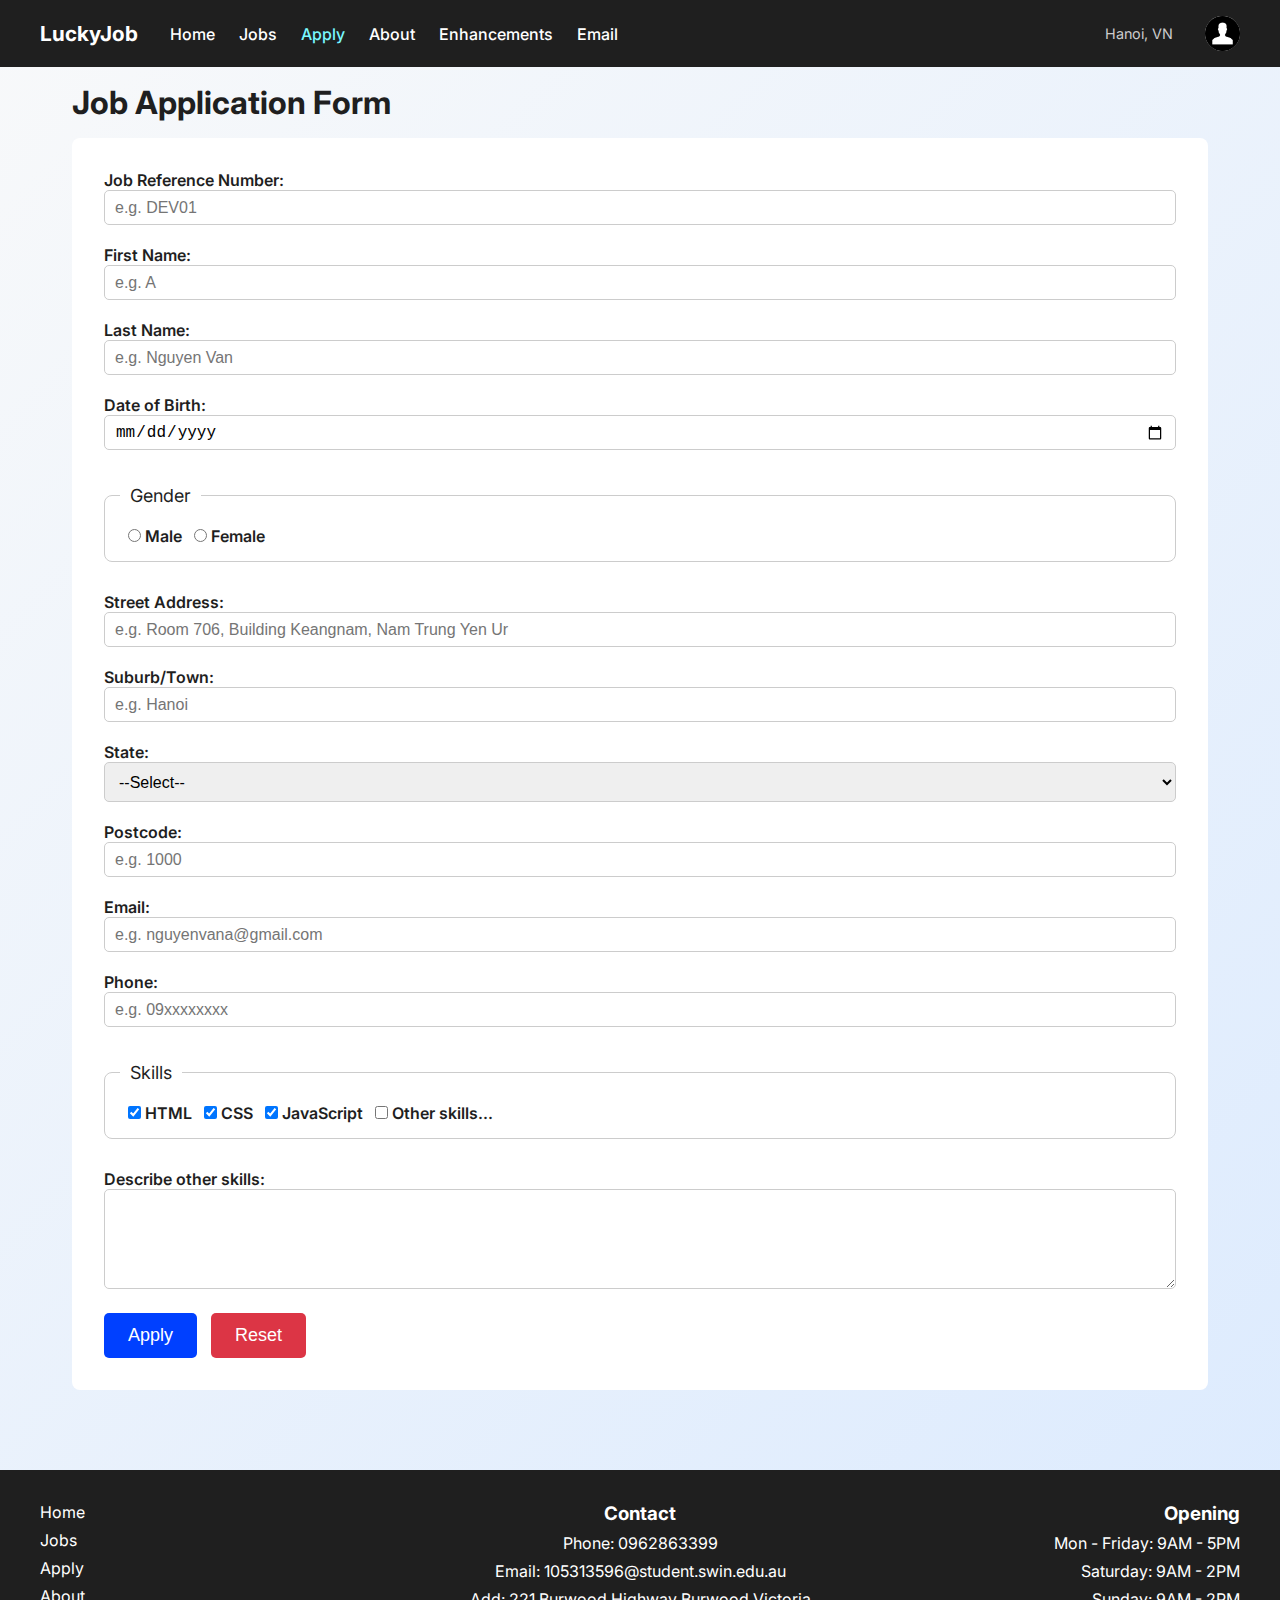
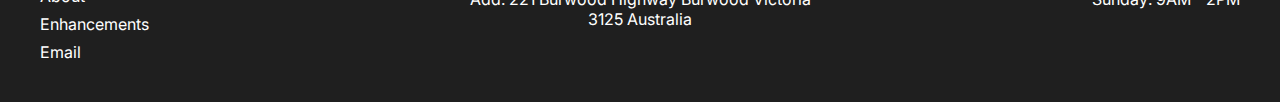
<file: apply.html>
<!DOCTYPE html>
<html lang="en">
<head>
  <meta charset="UTF-8" />
  <title>LuckyJob - Apply</title>
  <link rel="stylesheet" href="./styles/style.css" />
</head>
<body>

  <!-- HEADER & NAV -->
  <header>
    <div class="navbar">
      <div class="navbar-left">
        <div class="logo">LuckyJob</div>
        <input type="checkbox" id="menu-toggle" />
        <nav class="navbar-menu">
          <ul>
            <li><a href="index.html">Home</a></li>
            <li><a href="jobs.html">Jobs</a></li>
            <li><a href="apply.html" class="active">Apply</a></li>
            <li><a href="about.html">About</a></li>
            <li><a href="enhancements.html">Enhancements</a></li>
            <li><a href="mailto:yourID@swin.edu.au">Email</a></li>
          </ul>
        </nav>
      </div>
      <div class="navbar-right">
        <div class="location">Hanoi, VN</div>
        <img src="/styles/images/avatar.png" class="user-avatar" alt="avatar">
        <label for="menu-toggle" class="menu-btn">&#9776; Menu</label>
      </div>
    </div>
  </header>

  <!-- MAIN CONTENT -->
  <div class="main-content" style="flex-direction: column;">
    <h1 id="applyHeader">Job Application Form</h1>
    <section class="applyForm">
      <form
        action="https://mercury.swin.edu.au/it000000/formtest.php"
        method="post"
      >
        <label for="refNo">Job Reference Number:</label><br>
        <input
          type="text"
          id="refNo"
          name="jobRef"
          pattern="[A-Za-z0-9]{5}"
          maxlength="5"
          placeholder="e.g. DEV01"
          required
        >
        <br><br>

        <label for="fname">First Name:</label><br>
        <input
          type="text"
          id="fname"
          name="firstName"
          maxlength="20"
          pattern="^[A-Za-z ]{1,20}$"
          placeholder="e.g. A"
          required
        >
        <br><br>

        <label for="lname">Last Name:</label><br>
        <input
          type="text"
          id="lname"
          name="lastName"
          maxlength="20"
          pattern="[A-Za-z\s]{1,20}"
          placeholder="e.g. Nguyen Van"
          required
        >
        <br><br>

        <label for="dob">Date of Birth:</label><br>
        <input
          type="date"
          id="dob"
          name="dob"
          placeholder="e.g. 15/08/2000"
          pattern="\\d{1,2}/\\d{1,2}/\\d{4}"
          required
        >
        <br><br>

        <fieldset>
          <legend>Gender</legend>
          <label><input type="radio" name="gender" value="Male" required> Male</label>
          <label><input type="radio" name="gender" value="Female" required> Female</label>
        </fieldset>
        <br>

        <label for="address">Street Address:</label><br>
        <input
          type="text"
          id="address"
          name="address"
          maxlength="40"
          placeholder="e.g. Room 706, Building Keangnam, Nam Trung Yen Ur"
          required
        >
        <br><br>

        <label for="suburb">Suburb/Town:</label><br>
        <input
          type="text"
          id="suburb"
          name="suburb"
          maxlength="40"
          placeholder="e.g. Hanoi"
          required
        >
        <br><br>

        <label for="state">State:</label><br>
        <select id="state" name="state" required>
          <option value="">--Select--</option>
          <option value="VIC">VIC</option>
          <option value="NSW">NSW</option>
          <option value="QLD">QLD</option>
          <option value="NT">NT</option>
          <option value="WA">WA</option>
          <option value="SA">SA</option>
          <option value="TAS">TAS</option>
          <option value="ACT">ACT</option>
        </select>
        <br><br>

        <label for="postcode">Postcode:</label><br>
        <input
          type="text"
          id="postcode"
          name="postcode"
          pattern="^[0-9]{4}$"
          placeholder="e.g. 1000"
          required
        >
        <br><br>

        <label for="email">Email:</label><br>
        <input
          type="email"
          id="email"
          name="email"
          pattern="/^[a-z0-9._%+-]+@[a-z0-9.-]+\.[a-z]{2,4}$/"
          placeholder="e.g. nguyenvana@gmail.com"
          required
        >
        <br><br>

        <label for="phone">Phone:</label><br>
        <input
          type="text"
          id="phone"
          name="phone"
          pattern="[0-9 ]{8,12}"
          placeholder="e.g. 09xxxxxxxx"
          required
        >
        <br><br>

        <fieldset>
          <legend>Skills</legend>
          <label><input type="checkbox" name="skills" value="HTML" checked> HTML</label>
          <label><input type="checkbox" name="skills" value="CSS" checked> CSS</label>
          <label><input type="checkbox" name="skills" value="JS" checked> JavaScript</label>
          <label><input type="checkbox" name="skills" value="Other"> Other skills...</label>
        </fieldset>
        <br>

        <label for="otherSkills">Describe other skills:</label><br>
        <textarea id="otherSkills" name="otherSkills" rows="4" cols="40"></textarea>
        <br><br>

        <button type="submit">Apply</button>
        <button type="reset" class="reset-btn">Reset</button>

      </form>
    </section>
  </div>

    <footer>
      <div class="footer-container">
        <div class="footer-column">
          <ul>
            <li><a href="index.html" class="active">Home</a></li>
            <li><a href="jobs.html">Jobs</a></li>
            <li><a href="apply.html">Apply</a></li>
            <li><a href="about.html">About</a></li>
            <li><a href="enhancements.html">Enhancements</a></li>
            <!-- An email link as required -->
            <li><a href="105313596@student.swin.edu.au">Email</a></li>
          </ul>
        </div>

        <div class="footer-contact">
          <h3>Contact</h3>
          <p>Phone: 0962863399</p>
          <p>Email: 105313596@student.swin.edu.au</p>
          <p>Add: 221 Burwood Highway Burwood Victoria 3125 Australia</p>
        </div>

        <div class="footer-time">
          <h3>Opening</h3>
          <p>Mon - Friday: 9AM - 5PM</p>
          <p>Saturday: 9AM - 2PM</p>
          <p>Sunday: 9AM - 2PM</p>
        </div>
      </div>
    </footer>
</body>
</html>
</file>
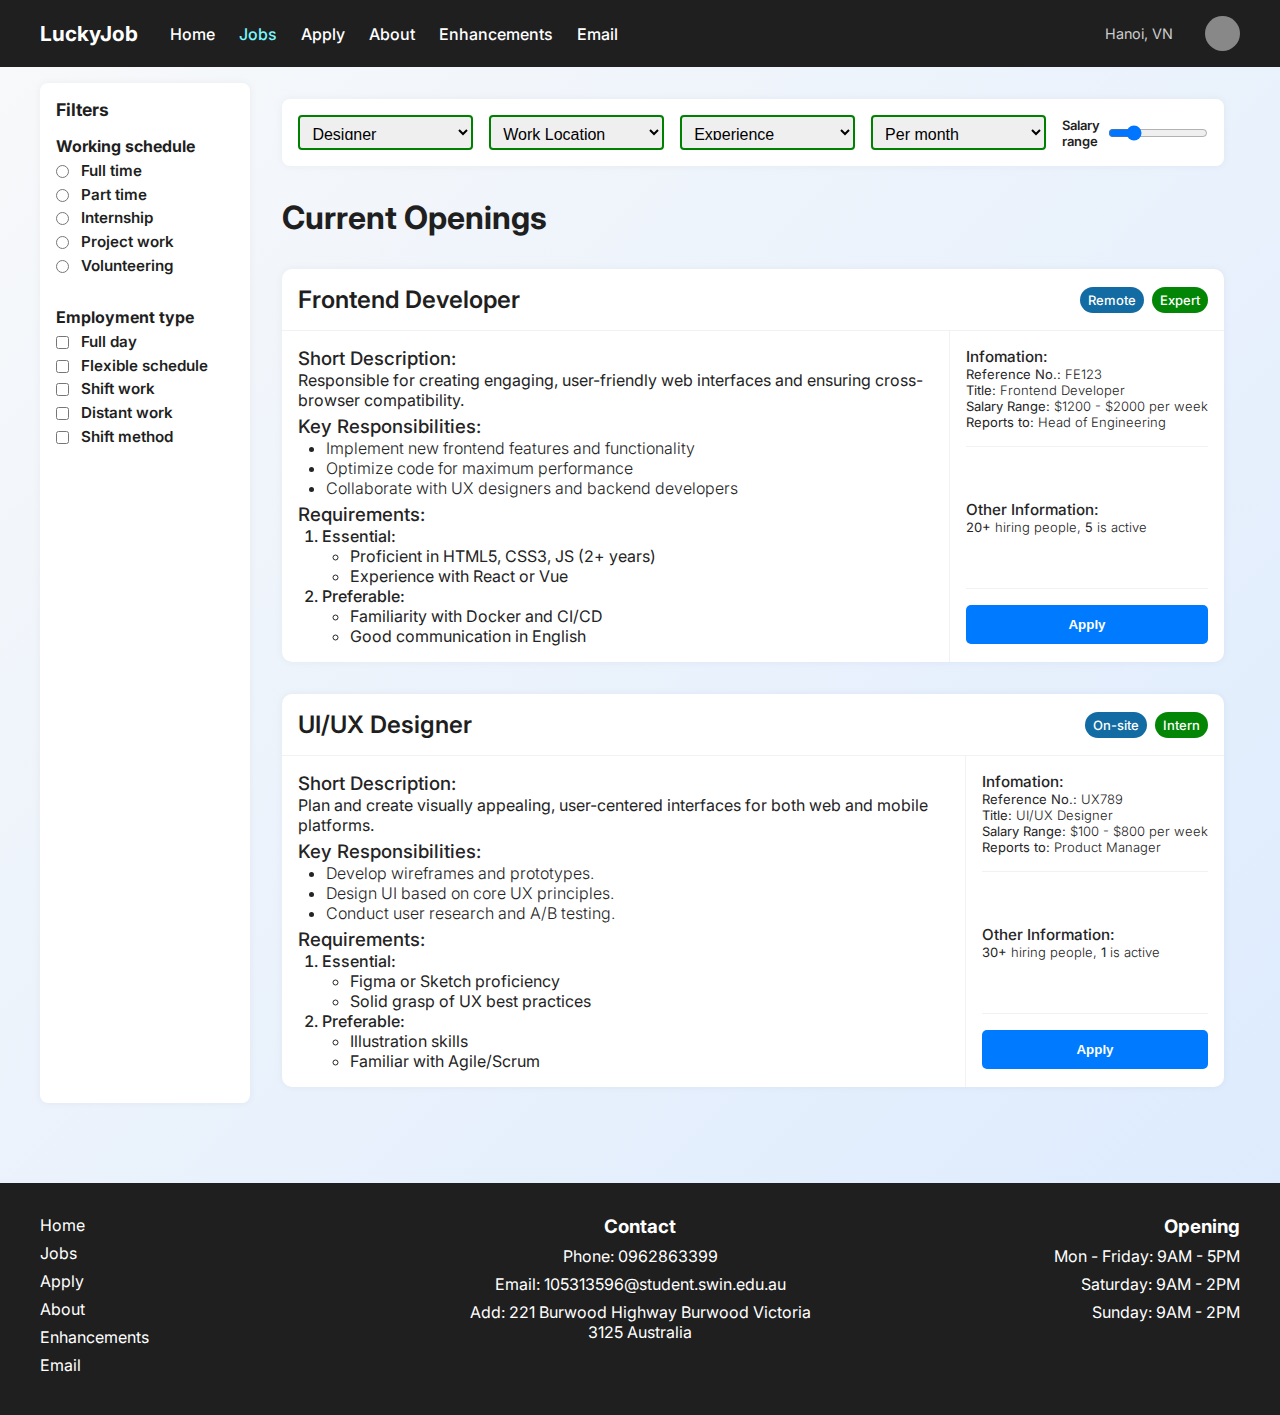
<file: jobs.html>
<!DOCTYPE html>
<html lang="en">

<head>
  <meta charset="UTF-8" />
  <title>LuckyJob - Jobs</title>
  <link rel="stylesheet" href="./styles/style.css" />
</head>

<body>

  <!-- HEADER & NAV -->
  <header>
    <div class="navbar">
      <div class="navbar-left">
        <div class="logo">LuckyJob</div>
        <input type="checkbox" id="menu-toggle" />
        <nav class="navbar-menu">
          <ul>
            <li><a href="index.html">Home</a></li>
            <li><a href="jobs.html" class="active">Jobs</a></li>
            <li><a href="apply.html">Apply</a></li>
            <li><a href="about.html">About</a></li>
            <li><a href="enhancements.html">Enhancements</a></li>
            <li><a href="mailto:yourID@swin.edu.au">Email</a></li>
          </ul>
        </nav>
      </div>
      <div class="navbar-right">
        <div class="location">Hanoi, VN</div>
        <div class="user-avatar"></div>
        <label for="menu-toggle" class="menu-btn">&#9776; Menu</label>
      </div>
    </div>
  </header>

  <!-- MAIN CONTENT -->
  <div class="main-content">

    <!-- ASIDE with extra details -->
    <aside class="sidebar">
      <h3>Filters</h3>

      <!-- Working schedule -->
      <div class="filter-group">
        <h4>Working schedule</h4>
        <label>
          <input type="radio" name="working-schedule" /> Full time
        </label>
        <label>
          <input type="radio" name="working-schedule" /> Part time
        </label>
        <label>
          <input type="radio" name="working-schedule" /> Internship
        </label>
        <label>
          <input type="radio" name="working-schedule" /> Project work
        </label>
        <label>
          <input type="radio" name="working-schedule" /> Volunteering
        </label>
      </div>

      <!-- Employment type -->
      <div class="filter-group">
        <h4>Employment type</h4>
        <label>
          <input type="checkbox" /> Full day
        </label>
        <label>
          <input type="checkbox" /> Flexible schedule
        </label>
        <label>
          <input type="checkbox" /> Shift work
        </label>
        <label>
          <input type="checkbox" /> Distant work
        </label>
        <label>
          <input type="checkbox" /> Shift method
        </label>
      </div>
    </aside>

    <!-- JOB DESCRIPTIONS -->
    <section class="content-job-area">
      <div class="filter-bar">
        <select name="position">
          <option>Designer</option>
          <option>Developer</option>
          <option>Product Manager</option>
        </select>

        <select name="location">
          <option>Work Location</option>
          <option>Remote</option>
          <option>On-site</option>
        </select>

        <select name="experience">
          <option>Experience</option>
          <option>Junior</option>
          <option>Middle</option>
          <option>Senior</option>
        </select>

        <select name="perMonth">
          <option>Per month</option>
          <option>Per hour</option>
          <option>Per day</option>
        </select>

        <div class="salary-range">
          <label for="salaryRange">Salary range</label>
          <input type="range" id="salaryRange" min="1200" max="20000" value="5000" />
        </div>
      </div>
      <h1>Current Openings</h1>

      <article>
        <div class="job-title">
          <h2 id="job-name">Frontend Developer</h2>
          <div class="short-description">
            <p id="work-type">Remote</p>
            <p id="experience">Expert</p>
          </div>
        </div>
        <div class="job-description-content">
          <div class="job-left-content">
            <div class="description">
              <h3>Short Description:</h3>
              <p>
                Responsible for creating engaging,
                user-friendly web interfaces and ensuring cross-browser compatibility.
              </p>
            </div>

            <div class="responsibilities">
              <h3>Key Responsibilities:</h3>
              <ul>
                <li>Implement new frontend features and functionality</li>
                <li>Optimize code for maximum performance</li>
                <li>Collaborate with UX designers and backend developers</li>
              </ul>
            </div>

            <div class="requirement">
              <h3>Requirements:</h3>
              <ol>
                <li>Essential:
                  <ul>
                    <li id="essential">Proficient in HTML5, CSS3, JS (2+ years)</li>
                    <li id="essential">Experience with React or Vue</li>
                  </ul>
                </li>
                <li>Preferable:
                  <ul>
                    <li id="essential">Familiarity with Docker and CI/CD</li>
                    <li id="essential">Good communication in English</li>
                  </ul>
                </li>
              </ol>
            </div>


          </div>
          <div class="job-right-content">
            <div class="info">
              <h3>Infomation:</h3>
              <p></p><strong>Reference No.:</strong> FE123</p>
              <p><strong>Title:</strong> Frontend Developer</p>
              <p><strong>Salary Range:</strong> $1200 - $2000 per week</p>
              <p><strong>Reports to:</strong> Head of Engineering</p>
            </div>
            <div class="other-info">
              <h3>Other Information:</h3>
              <p><strong>20+</strong> hiring people, <strong>5</strong> is active</p>
            </div>
            <a href="apply.html"> <button>Apply</button> </a>
          </div>
        </div>
      </article>
      <!---->

      <article>
        <div class="job-title">
          <h2 id="job-name">UI/UX Designer</h2>
          <div class="short-description">
            <p id="work-type">On-site</p>
            <p id="experience">Intern</p>
          </div>
        </div>
        <div class="job-description-content">
          <div class="job-left-content">
            <div class="description">
              <h3>Short Description:</h3>
              <p>
                Plan and create visually appealing,
                user-centered interfaces for both web and mobile platforms.
              </p>
            </div>

            <div class="responsibilities">
              <h3>Key Responsibilities:</h3>
              <ul>
                <li>Develop wireframes and prototypes.</li>
                <li>Design UI based on core UX principles.</li>
                <li>Conduct user research and A/B testing.</li>
              </ul>
            </div>

            <div class="requirement">
              <h3>Requirements:</h3>
              <ol>
                <li>Essential:
                  <ul>
                    <li id="essential">Figma or Sketch proficiency</li>
                    <li id="essential">Solid grasp of UX best practices</li>
                  </ul>
                </li>
                <li>Preferable:
                  <ul>
                    <li id="essential">Illustration skills</li>
                    <li id="essential">Familiar with Agile/Scrum</li>
                  </ul>
                </li>
              </ol>
            </div>


          </div>
          <div class="job-right-content">
            <div class="info">
              <h3>Infomation:</h3>
              <p></p><strong>Reference No.:</strong> UX789</p>
              <p><strong>Title:</strong> UI/UX Designer</p>
              <p><strong>Salary Range:</strong> $100 - $800 per week</p>
              <p><strong>Reports to:</strong> Product Manager</p>
            </div>
            <div class="other-info">
              <h3>Other Information:</h3>
              <p><strong>30+</strong> hiring people, <strong>1</strong> is active</p>
            </div>
            <a href="apply.html"> <button>Apply</button> </a>

          </div>
        </div>
      </article>
    </section>
  </div>
    <footer>
      <div class="footer-container">
        <div class="footer-column">
          <ul>
            <li><a href="index.html" class="active">Home</a></li>
            <li><a href="jobs.html">Jobs</a></li>
            <li><a href="apply.html">Apply</a></li>
            <li><a href="about.html">About</a></li>
            <li><a href="enhancements.html">Enhancements</a></li>
            <!-- An email link as required -->
            <li><a href="105313596@student.swin.edu.au">Email</a></li>
          </ul>
        </div>

        <div class="footer-contact">
          <h3>Contact</h3>
          <p>Phone: 0962863399</p>
          <p>Email: 105313596@student.swin.edu.au</p>
          <p>Add: 221 Burwood Highway Burwood Victoria 3125 Australia</p>
        </div>

        <div class="footer-time">
          <h3>Opening</h3>
          <p>Mon - Friday: 9AM - 5PM</p>
          <p>Saturday: 9AM - 2PM</p>
          <p>Sunday: 9AM - 2PM</p>
        </div>
      </div>
    </footer>
</body>

</html>
</file>
<file: styles/style.css>
@import url('https://fonts.googleapis.com/css2?family=Inter:wght@300;400;500;600;700&display=swap');

* {
  margin: 0;
  padding: 0;
  box-sizing: border-box;
}

body {
  font-family: 'Inter', sans-serif;
  background: #f7f8fa;
  color: #1F1F1F;
}

body.homepage {
  background: url("./styles/images/background.jpg") no-repeat center center fixed;
  background-size: cover;
}

/* ----- HEADER & NAV BAR ----- */
header {
  background-color: #1F1F1F;
  color: #fff;
  padding: 1rem;
}

.navbar {
  max-width: 1200px;
  margin: 0 auto;
  display: flex;
  align-items: center;
  justify-content: space-between;
}

.navbar-left {
  display: flex;
  align-items: center;
  gap: 2rem;
}

.logo {
  font-size: 1.3rem;
  font-weight: bold;
}

nav ul {
  display: flex;
  gap: 1.5rem;
  list-style-type: none;
}

nav a {
  text-decoration: none;
  color: #fff;
  font-weight: 500;
  transition: color 0.2s;
}

nav a:hover {
  color: #ddd;
}

.navbar-right {
  display: flex;
  align-items: center;
  gap: 2rem;
}

.location {
  font-size: 0.9rem;
  color: #ccc;
}

.user-avatar {
  width: 35px;
  height: 35px;
  border-radius: 50%;
  background-color: #888;
  display: inline-block;
}

/* ----- MAIN CONTENT WRAPPER ----- */
.main-content {
  max-width: 1200px;
  margin: 1rem auto 2rem;
  display: flex;
  gap: 1rem;
}

/* ----- SIDEBAR FILTERS ----- */
.sidebar {
  width: 20%;
  background: #fff;
  border-radius: 8px;
  padding: 1rem;
  box-shadow: 0 0 8px rgba(0, 0, 0, 0.05);
}

.sidebar h3 {
  margin-bottom: 1rem;
  font-size: 1.1rem;
}

.filter-group {
  margin-bottom: 2rem;
}

.filter-group label {
  display: block;
  margin: 0.3rem 0;
  font-size: 0.95rem;
  cursor: pointer;
}

.filter-group input[type="radio"],
.filter-group input[type="checkbox"] {
  margin-right: 0.5rem;
  transform: translateY(2px);
  cursor: pointer;
}

/* ----- CONTENT AREA ----- */
.content-area {
  flex: 1;
  display: flex;
  flex-direction: column;
  gap: 1rem;
}

/* Search bar + filters row */
.filter-bar {
  width: 100%;
  display: flex;
  font-size: small;
  gap: 1rem;
  background: #fff;
  border-radius: 8px;
  padding: 1rem;
  align-items: center;
  box-shadow: 0 0 8px rgba(0, 0, 0, 0.05);
}

.filter-bar select {
  padding: 0.5rem;
  border-radius: 4px;
  border: 1px solid #ddd;
  cursor: pointer;
}

.filter-bar .salary-range {
  display: flex;
  align-items: center;
  gap: 0.5rem;
}

.salary-range input[type="range"] {
  width: 100px;
}

/* Recommended jobs title + count */
.recommended-header {
  display: flex;
  align-items: center;
  justify-content: space-between;
}

.recommended-header h2 {
  font-size: 1.2rem;
  font-weight: 600;
}

.recommended-header .job-count {
  font-size: 0.9rem;
  color: #666;
}

/* Job Cards */
.job-cards {
  margin-top: 0.5rem;
  display: grid;
  grid-template-columns: repeat(auto-fill, minmax(300px, 1fr));
  gap: 1rem;
  padding-left: 1rem;
  padding-right: 1rem;
}

.job-card {
  background: #fff;
  border-radius: 10px;
  padding: 0.5rem;
  box-shadow: 0 0 8px rgba(0, 0, 0, 0.06);
  display: flex;
  flex-direction: column;
  justify-content: space-between;
  min-height: 180px;
  border: 1px solid #282828;
}

#first-job-card {
  background-color: rgb(255, 225, 203);
  padding: 1rem;
  border-radius: 10px;
  flex: auto;
}

#second-job-card {
  background-color: rgb(213, 246, 237);
  padding: 1rem;
  border-radius: 10px;
  flex: auto;
}

#third-job-card {
  background-color: rgb(225, 243, 255);
  padding: 1rem;
  border-radius: 10px;
  flex: auto;
}

#fourth-job-card {
  background-color: rgb(226, 219, 249);
  padding: 1rem;
  border-radius: 10px;
  flex: auto;
}

#fifth-job-card {
  background-color: rgb(237, 239, 245);
  padding: 1rem;
  border-radius: 10px;
  flex: auto;
}

#last-job-card {
  background-color: rgb(251, 226, 243);
  padding: 1rem;
  border-radius: 10px;
  flex: auto;
}

.company-name {
  font-size: smaller;
}

.job-card-header {
  display: flex;
  align-items: center;
  justify-content: space-between;
  margin-bottom: 0.5rem;
}

.job-card-date {
  font-size: 0.85rem;
  background-color: white;
  font-weight: 600;
  padding: 0.5rem;
  border-radius: 15px;
  font-size: small;
}

.job-card-company-logo {
  width: 24px;
  height: 24px;
  border-radius: 4px;
  background-color: #ccc;
  display: inline-block;
  text-align: center;
  line-height: 24px;
  font-size: 0.8rem;
  color: #fff;
}

.job-card-title {
  font-size: 1rem;
  font-weight: 600;
  margin-bottom: 0.5rem;
  display: flex;
  justify-content: space-between;
  align-items: center;
}

.job-card-tags {
  margin-top: 20px;
  font-size: 0.85rem;
  display: flex;
  flex-wrap: wrap;
  gap: 0.3rem;
}

.job-card-tags span {
  border: solid 1px black;
  border-radius: 20px;
  padding: 0.2rem 0.5rem;
}

.job-card-footer {
  display: flex;
  align-items: center;
  justify-content: space-between;
  margin-top: 15px;
  margin-bottom: 15px;
  padding-left: 10px;
  padding-right: 10px;
}

.job-salary {
  font-weight: 600;
  color: #333;
}

.job-location {
  font-size: 0.85rem;
  color: #1f1f1f;
  margin-top: 0.2rem;
}

.job-detail-button {
  background: #000;
  color: #fff;
  padding: 0.4rem 1rem;
  border-radius: 15px;
  text-decoration: none;
  font-size: 0.85rem;
  transition: background 0.2s;
}

.job-detail-button:hover {
  background: white;
  color: black;
  border: solid 1px black;
}

.figma-image {
  width: 30px;
  border-radius: 50px;
}

#menu-toggle {
  display: none;
}

.menu-btn {
  display: none;
  background: none;
  border: none;
  color: #fff;
  font-size: 1rem;
  cursor: pointer;
  margin-left: 1rem;
}

.navbar-menu ul {
  display: flex;
  gap: 1.5rem;
  list-style-type: none;
  transition: none;
}

input[type="text"],
input[type="email"],
input[type="tel"],
input[type="date"],
select,
textarea {
  width: 100%;
  height: 35px;
  padding: 10px;
  font-size: 16px;
  border: 1px solid #ccc;
  border-radius: 5px;
}

textarea {
  height: 100px;
}

.applyForm {
  background: #fff;
  border-radius: 8px;
  padding: 2rem;
  margin-left: 2rem;
  margin-right: 2rem;
}

button[type="submit"] {
  background: #0040ff;
  color: white;
  font-size: 18px;
  padding: 12px 24px;
  border: none;
  border-radius: 5px;
  cursor: pointer;
  transition: background 0.3s, transform 0.2s;
}

button[type="submit"]:hover {
  background: #0056b3;
  transform: scale(1.05);
}

/** Minh's Code **/
@media (max-width: 768px) {
  #section_head {
    flex-direction: column !important;
  }

  .info_member {
    flex-direction: column !important;
  }

  .info_member_extra {
    display: none;
  }
  .section_group_picture figure{
    float: none !important;
  }
}
#section_head {
  background-image: url(./images/ourgroup_backg.jpg)!important;
}
#section_head {
  display: flex;
  justify-content: space-between;
  flex-direction: row;
}

.section_left {
  display: flex;
  min-width: 40%;
  justify-content: space-between;
  flex-direction: column;
}

#group_name {
  text-align: center;
  font-size: 70px !important;
}

#our_group {
  padding: 20px;
  font-size: 30px !important;
  letter-spacing: 2px;
  text-align: center;
}

#small_des {
  display: flex;
  justify-content: space-between;
}

#member_details_container {
  padding: 20px;
}
.info_member {
  width: inherit;
  display: flex;
  box-shadow: 0px 0px 5px;
}

.info_member_picture {
  height: 100%;
}

.info_member_desc {
  flex: 1;
  border: 1px solid black;
}

.desc_details {
  height: 100%;
}

.info_member_extra {
  border: 1px solid black;
  height: 100%;
  width: 100px;
  overflow: hidden;
}

button[type="submit"]:active {
  background: #004085;
  transform: scale(0.98);
}

button[type="reset"] {
  background: #dc3545;
  color: white;
  font-size: 18px;
  padding: 12px 24px;
  border: none;
  border-radius: 5px;
  cursor: pointer;
  transition: background 0.3s, transform 0.2s;
  margin-left: 10px;
}

#applyHeader {
  margin-left: 2rem;
}

button[type="reset"]:hover {
  background: #b02a37;
  transform: scale(1.05);
}

button[type="reset"]:active {
  background: #8a1c28;
  transform: scale(0.98);
}

fieldset {
  border: 1px solid #ccc;
  border-radius: 8px;
  padding: 15px;
  margin: 10px 0;
}

legend {
  font-size: 18px;
  padding: 5px 10px;
  border-radius: 5px;
}

fieldset label {
  margin-left: 8px;
  font-size: 16px;
}

select option {
  height: 10px;
}

#state {
  height: 40px;
}

label {
  font-weight: 600;
}

nav a {
  color: white;
}

nav a.active {
  color: rgb(121, 248, 255);
}


input:valid,
select:valid {
  border: 2px solid green;
}

/* ----- RESPONSIVE ----- */
@media (max-width: 768px) {
  .main-content {
    flex-direction: column;
  }

  .sidebar {
    width: 100%;
  }

  .filter-bar {
    justify-content: space-between;
  }

  .menu-btn {
    display: inline-block;
  }

  .location {
    display: none;
  }

  .user-avatar {
    display: none;
  }

  .navbar-menu ul {
    position: absolute;
    width: 100%;
    top: 40px;
    left: 0;
    display: block;
    background: #111;
    margin-top: 1rem;
    border-radius: 0 0 8px 8px;
    max-height: 0;
    overflow: hidden;
    transition: max-height 0.3s ease;
    display: flex;
    gap: 0;
    flex-direction: column;
    align-items: center;
    z-index: 99;
  }

  #menu-toggle:checked~.navbar-menu ul {
    max-height: 100%;
  }

  .navbar-menu ul li {
    border-top: 1px solid white;
    width: 100%;
    display: flex;
    justify-content: center;
    padding: 20px;
  }

}


/*----index styles----*/
/*----index styles----*/
/*----index styles----*/
/*----index styles----*/
/*----index styles----*/
/*----index styles----*/
/*----index styles----*/
#index-welcome {
  width: 100%;
  border-radius: 8px;
  padding: 5rem;
  line-height: 30px;
  color: white;
  text-align: center;
}

.main-intro {
  background-repeat: no-repeat;
  background-size: cover;
  width: 100%;
  display: flex;
  gap: 1rem;
  aspect-ratio: auto;
  overflow: hidden;
}

#intro-logo {
  margin: auto;
  width: 270px;
  height: 150px;
  background-size: cover;
  background-repeat: no-repeat;
  animation: floatUpDown 3s ease-in-out infinite;
}

@keyframes floatUpDown {

  0%,
  100% {
    transform: translateY(0);
  }

  50% {
    transform: translateY(-20px);
    /* Logo di chuyển lên 20px */
  }
}

.narow-head {
  font-size: 40px;
  font-weight: bold;
  padding: 1rem;
}

/*---index lower cotent---*/
.lower-content {
  display: flex;
  gap: 1rem;
  text-align: center;
  flex-direction: column;
}

.Img-cover {
  display: flex;
  padding: 0.5rem;
  flex-direction: column;
  position: relative;
  overflow: hidden;
  transition: transform 0.3s
}

.Img-cover:hover {
  transform: translateY(-10px);
}

.Img-cover::before {
  content: "";
  position: absolute;
  inset: 0;
  background: linear-gradient(to bottom, transparent, #FF9800);
  transform: translateY(-100%);
  transition: transform 0.8s ease;
  opacity: 0.5;
  z-index: 1;
}

.Img-cover:hover::before {
  transform: translateY(0);
}

#index-reason {
  width: 100%;
  text-align: center;
}

#reason-box {
  display: flex;
  flex-direction: row;
  padding: 2rem;
  justify-content: space-between;
  gap: 1rem;
}

#reason-box div {
  flex: 1 1 10%;
  flex-direction: column;
  box-shadow: 0 4px 8px rgba(0, 0, 0, 0.589);
  border-radius: 10px;
  box-sizing: border-box;
  background: #2B2B2B;
  color: white;
  font-size: 12px;
}

/*--picture--*/
#partnered-picture,
#specialized-picture,
#support-picture,
#coaching-picture {
  display: flex;
  padding: 1rem;
  border-radius: 8px;
  min-height: 200px;
  width: 100%;
}

#partnered-picture {
  background-size: cover;
  background-repeat: no-repeat;
  background-position: center center;
}

#specialized-picture {
  background-size: cover;
  background-repeat: no-repeat;
  background-position: center center;
}

#support-picture {
  background-size: cover;
  background-repeat: no-repeat;
  background-position: center center;
}

#coaching-picture {
  background-size: cover;
  background-repeat: no-repeat;
  background-position: center center;
}

#index-welcome {
  transform: translateY(100%);
  opacity: 0;

  animation: slideUp 1s ease forwards;
  animation-delay: 0.5s;
}

@keyframes slideUp {
  0% {
    transform: translateY(100%);
    opacity: 0;
  }

  100% {
    transform: translateY(0);
    opacity: 1;
  }
}

.reason-hr {
  padding: 0.25rem;
}

.under-title {
  padding: 0.5rem;
  font-weight: bold;
}

/*---Scrolling top---*/
.scroll-to-top {
  position: fixed;
  bottom: 20px;
  right: 20px;
  background: black;
  color: white;
  text-decoration: none;
  font-size: 24px;
  padding: 10px 15px;
  border-radius: 50%;
}

.scroll-to-top:hover {
  background: gray;
}


@media (max-width: 768px) {
  #reason-box {
    flex-direction: column;
    padding-right: 10rem;
    padding-left: 10rem;
  }

  .filter-bar {
    flex-wrap: wrap;
  }

  #partnered-picture,
  #specialized-picture,
  #support-picture,
  #coaching-picture {
    display: flex;
    padding: 5rem;
    border-radius: 8px;
    min-height: 200px;
    max-width: 100%;
  }

  .main-intro {
    font-size: small;
  }

  .narow-head {
    font-size: 25px;
  }
}

@media (max-width: 590px) {
  #reason-box {
    flex-direction: column;
    padding-right: 1rem;
    padding-left: 1rem;
  }
}





/*--NINH'S*/
.content-job-area {
  display: flex;
  flex-direction: column;
  align-items: center;
  justify-items: center;
  padding: 1rem;
  gap: 2rem;
}

.content-job-area h1 {
  width: 100%;
}

.content-job-area article {
  width: 100%;
  border-radius: 10px;
  box-shadow: 0 0 8px rgba(0, 0, 0, 0.05);
  color: #242424;
  background-color: white;
}

.content-job-area button {
  border: none;
  color: white;
  padding: 10px 40px;
  margin: 0 auto;
  margin-top: 2px;
  margin-bottom: 2px;
  text-align: center;
  font-weight: bold;
  border-radius: 15px;
  cursor: pointer;
  clear: both;
  display: block;
}

.content-job-area ul {
  padding-left: 1.75em;
}

.content-job-area ol {
  padding-left: 1.5em;
}

.info {
  padding-bottom: 1rem;
  border-bottom: 1px outset rgba(0, 0, 0, 0.05);
}

.respo,
.require {
  margin: 8px;
  border-radius: 8px;
  padding-bottom: 4px;
}

.respo h3,
.require h3 {
  text-align: center;
  font-size: 115%;
  padding: 1px;
  border-top-left-radius: 8px;
  border-top-right-radius: 8px;
  background-color: #B3DCFA;
}

.job-title {
  width: 100%;
  display: flex;
  flex-direction: row;
  justify-content: space-between;
  color: white;
  border-top-left-radius: 10px;
  border-top-right-radius: 10px;
  padding: 1rem;
  align-items: center;
  border-bottom: 1px outset rgba(0, 0, 0, 0.05);
}

#job-name {
  font-size: x-large;
  color: #1F1F1F;
  font-weight: 600;
  display: flex;
  flex: 1;
}

#work-type {
  background-color: #126ba2;
  padding: 5px;
  padding-left: 8px;
  padding-right: 8px;
  border-radius: 25px;
  color: white;
}

#experience {
  background-color: #038605;
  padding: 5px;
  padding-left: 8px;
  padding-right: 8px;
  border-radius: 25px;
  color: white;
}

.short-description {
  display: flex;
  flex-direction: row;
  justify-content: space-between;
  gap: 8px;
  font-size: small;
  font-weight: 500;
}

.job-description-content {
  display: flex;
  flex-direction: row;
  font-weight: 300;
}

.job-left-content {
  display: flex;
  flex-direction: column;
  flex: 1;
  padding: 1rem;
  gap: 5px;
  justify-content: space-between;
  border-right: 1px outset rgba(0, 0, 0, 0.05);
}

.description p {
  font-weight: 400;
}

.job-right-content {
  font-size: small;
  padding: 1rem;
  display: flex;
  flex-direction: column;
  justify-content: space-between;
}

.other-info {
  display: flex;
  flex-direction: column;
  justify-content: center;
  flex: 1;
  border-bottom: 1px outset rgba(0, 0, 0, 0.05);
}

.job-right-content button {
  margin-top: 1rem;
  background: linear-gradient(to right, #007bff 0%, #007bff 100%);
  color: white;
  padding-top: 12px;
  padding-bottom: 12px;
  border: none;
  border-radius: 5px;
  cursor: pointer;
  transition: background-position 0.5s ease, transform 0.2s;
  width: 100%;
  background-size: 200% 100%;
}

.job-right-content button {
  color: transparent;
  position: relative;
}

.job-right-content button:hover {
  background-position: right;
  transform: scale(1.05);
  background: linear-gradient(to right, #007bff 0%, #00cc44 100%);
}

.job-right-content button::after {
  content: "Apply";
  color: white;
  position: absolute;
  left: 50%;
  transform: translateX(-50%);
}

.job-right-content button:hover::after {
  content: "Go to Apply form";
}

.job-description-content h3 {
  font-weight: 500;
}

.requirement ol li {
  font-weight: 500;
}

#essential {
  font-weight: 400;
  font-size: medium;
}

@media (max-width: 768px) {
  .job-description-content {
    flex-direction: column;
  }

  .job-description-content h3 {
    font-size: medium;
  }

  .other-info h3,
  .info h3 {
    font-size: medium;
  }

  .other-info {
    margin-top: 5px;
    padding-bottom: 5px;
  }

  #essential,
  .responsibilities ul li,
  .description p {
    font-size: small;
  }
}

footer {
  background-color: #1F1F1F;
  /* Màu nền đen */
  color: #fff;
  /* Chữ trắng */
  padding: 2rem;
  margin-top: 5rem;
}

.footer-container {
  max-width: 1200px;
  margin: 0 auto;
  display: flex;
  justify-content: space-between;
  gap: 2rem;
}

.footer-column,
.footer-time,
.footer-contact {
  flex: 1;
}

.footer-column h3 {
  margin-bottom: 1rem;
  font-size: 1.1rem;
}

.footer-column ul {
  list-style: none;
  padding: 0;
}

.footer-column li {
  margin-bottom: 0.5rem;
}

.footer-column a {
  color: #fff;
  text-decoration: none;
}

.footer-column a:hover {
  color: #ddd;
}

.footer-icons {
  margin-top: 1rem;
  display: flex;
  gap: 0.5rem;
}

.footer-icons img {
  width: 24px;
  height: 24px;
  filter: brightness(0) invert(1);
}

a {
  text-decoration: none;
}

.footer-time {
  display: flex;
  flex-direction: column;
  align-items: end;
  gap: 0.5rem;
}

.footer-contact {
  display: flex;
  flex-direction: column;
  gap: 0.5rem;
  align-items: center;

}
.footer-contact p {
  text-align: center;
}

@media (max-width: 768px) {
  .footer-container {
    flex-direction: column;
  }

  .footer-column,
  .footer-time {
    margin-bottom: 2rem;
  }
  .footer-time p, .footer-contact p {
    text-align: start;
  }
  .footer-time, .footer-contact {
    align-items: start;
  }
}

.table-status {
  text-align: center;
  vertical-align: middle;

}

.table-status-success {
  text-align: center;
  vertical-align: middle;
  color: green;
}

.table-status-fail {
  text-align: center;
  vertical-align: middle;
  color: rgb(128, 0, 0);
}

.member-photo {
  width: 200px;
  height: 100%;
  object-fit: cover;
  border-radius: 10px;
}


/** Minh's Code **/
@media (max-width: 768px) {
  #section_head {
    flex-direction: column !important;
  }

  .info_member {
    flex-direction: column !important;
    font-size: small;
  }

  .info_member_extra {
    display: none;
  }

  .group-info,
  .members,
  .member-list {
    grid-template-columns: 1fr !important;
  }

  .desc_details ul {
    padding: 3rem
  }
}


/** OUR GROUP **/
#section_head {
  display: flex;
  justify-content: space-between;
  flex-direction: row;
  background-color: hsla(204, 100%, 98%, 0.78);
  background-image:
    radial-gradient(at 97% 1%, hsla(206, 100%, 53%, 0.18) 0px, transparent 50%),
    radial-gradient(at 0% 0%, hsla(197, 2%, 11%, 0) 0px, transparent 50%);
  box-shadow: 0 2px 5px rgb(158, 155, 155);
}

.section_left {
  display: flex;
  min-width: 40%;
  justify-content: space-between;
  flex-direction: column;
}

#group_name {
  text-align: center;
  font-family: "Caveat", serif;
  font-size: 48px;
}

#our_group {
  font-family: "Fondamento", serif;
  font-size: 24px;
  margin-top: 30px;
  margin-bottom: 0;
  padding: 0 !important;
}

#small_des p {
  font-size: 17px;
  font-weight: 500;
  font-family: "Fondamento", serif;
}

#our_group {
  font-size: 50px;
  letter-spacing: 2px;
  text-align: center;
}

#small_des {
  display: flex;
  justify-content: space-between;
}

.section_group_picture {
  flex: 1;
}


/** GENERAL INFO DEF LIST **/

.background-section {
  position: relative;
  width: 100%;
  height: auto;
  overflow: hidden;
}

.background-section::before {
  content: "";
  position: absolute;
  top: 0;
  left: 0;
  width: 100%;
  height: 100%;
  background-image: url("./image/office_backg.jpg");
  background-size: cover;
  background-position: center;
  filter: blur(2px);
  z-index: -1;
}

.card {
  position: relative;
  max-width: 800px;
  margin: auto;
  padding: 20px;
  background: #f8f9fae8;
  border-radius: 8px;
  box-shadow: 0 4px 10px rgba(0, 0, 0, 0.1);
  z-index: 10;
}

.group-info,
.members {
  display: grid;
  grid-template-columns: auto 1fr;
  gap: 8px 16px;
  margin-bottom: 20px;
}

dt {
  font-weight: bold;
  color: #333;
}

dd {
  margin: 0;
  color: #555;
}

.member-list {
  display: grid;
  grid-template-columns: auto 1fr;
  gap: 8px 16px;
  margin-top: 10px;
}


/** DETAILED INFO MEMBERS **/
.info_member {
  min-width: 80%;
  margin: auto;
  height: auto;
  display: flex;
  gap: 10px;
  background-color: #e0dddd;
  padding: 10px;
  border-radius: 5px;
  transition: transform 0.3s ease-in-out, box-shadow 0.3s ease-in-out;
  box-shadow: 0px 5px 15px rgba(0, 0, 0, 0.1);
  position: relative;
  overflow: hidden;
  z-index: 0;
}

.info_member::before {
  content: "";
  position: absolute;
  inset: 0;
  border-radius: inherit;
  background: radial-gradient(circle, rgba(67, 176, 215, 0.871) 10%, transparent 60%);
  transform: scale(0);
  transform-origin: center center;
  transition: transform 1.5s ease;
  z-index: -1;
}

.info_member:hover::before {
  transform: scale(3);
}

.info_member:hover {
  transform: translateY(-10px) scale(1.05);
  box-shadow: 0px 10px 25px rgba(0, 0, 0, 0.2);
}

.info_member+.info_member {
  margin-top: 20px;
}

.info_member_picture {
  height: 100%;
  display: flex;
  justify-content: center;
  overflow: hidden;
  border-radius: 10px;
}

.info_member_desc {
  flex: 1;
  height: auto;
  border-radius: 10px;
  background-color: white;
  position: relative;
  padding-bottom: 50px;
}

.contact-btn {
  position: absolute;
  left: 50%;
  transform: translateX(-50%) translateY(160%);
  transition: transform 0.4s ease;

  background: rgba(67, 176, 215, 0.871);
  color: white;
  font-size: 16px;
  padding: 10px 24px;
  border: none;
  border-radius: 5px;
  cursor: pointer;
  text-decoration: none;
  font-weight: bold;
  box-shadow: 0 2px 4px rgba(0, 0, 0, 0.2);
}

.info_member:hover .contact-btn {
  transform: translateX(-50%) translateY(0);
}

.desc_details {
  height: 100%;
  padding: 10px;
  list-style: none;
}

/* Timetable */
th {
  text-align: unset;
}

table {
  width: 100%;
  border-collapse: separate;
  font-family: Arial, sans-serif;
  border-spacing: 0px 15px;
}

th,
td {
  padding: 16px;
}

#timetable tr {
  background: white;
  border-radius: 8px;
  overflow: hidden;
  box-shadow: 0 2px 4px rgba(0, 0, 0, 0.1);
  transition: background-color linear 0.3s;
}

tr+tr {
  margin-top: 10px;
}

thead tr {
  background-color: #cdcaca55 !important;
  border-radius: 8px;
}

#timetable tbody tr:hover {
  background-color: rgba(67, 176, 215, 0.871);
  color: white;
  border-radius: 8px;
}


.main-enhance {
  box-shadow: 0 4px 8px rgba(0, 0, 0, 0.589);
  border-radius: 10px;
  background-repeat: no-repeat;
  background-size: cover;
  width: 90%;
  display: flex;
  margin: 1rem auto 2rem;
  gap: 1rem;
  aspect-ratio: auto;
  overflow: hidden;
}

#enhance-layout {
  width: 100%;
  border-radius: 8px;
  padding: 10rem;
  line-height: 30px;
  text-align: center;
}


.enhance-des {
  width: 100%;
}

#enhance-feature {
  display: flex;
  justify-content: space-between;
  align-items: flex-start;
  flex-wrap: wrap;
  gap: 1rem;
}

#feature-1,
#feature-2,
#feature-3,
#feature-4,
#feature-5,
#feature-6 {
  font-size: 11px;
  padding: 1rem;
  flex: 2;
  box-sizing: border-box;
}



.main-enhance {
  box-shadow: 0 4px 8px rgba(0, 0, 0, 0.589);
  border-radius: 10px;
  background-repeat: no-repeat;
  background-size: cover;
  width: 90%;
  display: flex;
  margin: 1rem auto 2rem;
  gap: 1rem;
  aspect-ratio: auto;
  overflow: hidden;
}

#enhance-layout {
  width: 100%;
  border-radius: 8px;
  padding: 10rem;
  line-height: 30px;
  text-align: center;
}


.enhance-des {
  width: 100%;
}

#enhance-feature {
  display: flex;
  justify-content: space-between;
  align-items: flex-start;
  flex-wrap: wrap;
  gap: 1rem;
}

#feature-1,
#feature-2,
#feature-3,
#feature-4,
#feature-5,
#feature-6 {
  font-size: 11px;
  padding: 1rem;
  flex: 2;
  box-sizing: border-box;
}

#show-product {
  text-decoration: none;
  color: red;
  font-size: 30px;
}

@media (max-width: 480px) {
  #applyHeader {
    font-size: x-large;
  }

  #show-product {
    font-size: 25px;
  }
}

body {
  font-family: 'Inter', sans-serif;
  background: linear-gradient(135deg, #f8f9fa, #dbeafe);
  color: #1F1F1F;
  margin: 0;
  padding: 0;
}

.enhancements h1 {
  text-align: center;
  font-size: 2.5rem;
  color: #0056b3;
  text-shadow: 2px 2px 10px rgba(0, 86, 179, 0.2);
  margin-bottom: 20px;
}

.enhancements p {
  text-align: center;
  font-size: 1.2rem;
  max-width: 80%;
  margin: auto;
  line-height: 1.6;
}

.enhancement {
  background: white;
  border-radius: 10px;
  padding: 20px;
  margin: 20px auto;
  box-shadow: 0px 5px 15px rgba(0, 0, 0, 0.1);
  transition: transform 0.3s ease-in-out;
}

.enhancement:hover {
  transform: scale(1.02);
  box-shadow: 0px 8px 20px rgba(0, 0, 0, 0.2);
}

.enhancement h2 {
  color: #0056b3;
  text-shadow: 1px 1px 5px rgba(0, 86, 179, 0.2);
}

.enhancement pre {
  background: #282c34;
  color: #f8f8f2;
  padding: 15px;
  border-radius: 5px;
  overflow-x: auto;
}

.enhancement code {
  font-family: 'Courier New', Courier, monospace;
}


#menu-toggle:checked~.navbar-menu ul {
  max-height: 300px;
}
</file>
